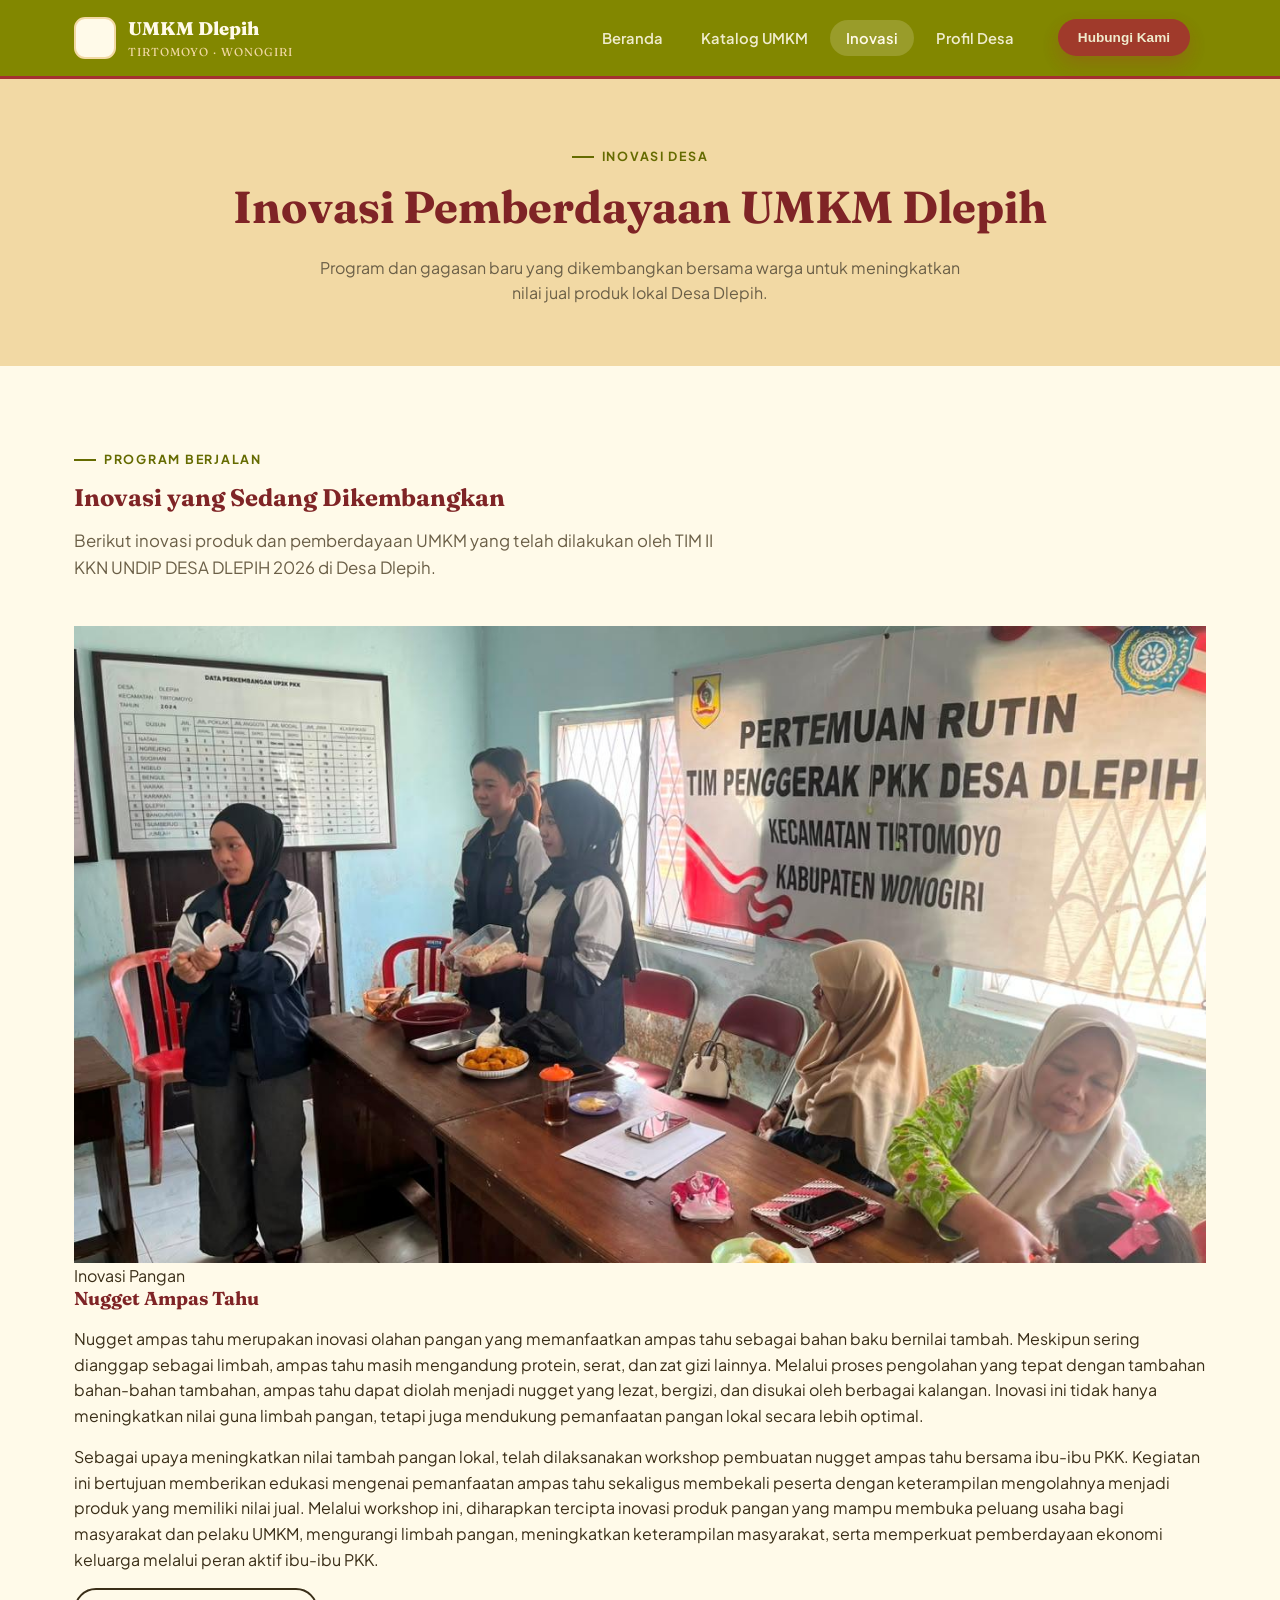
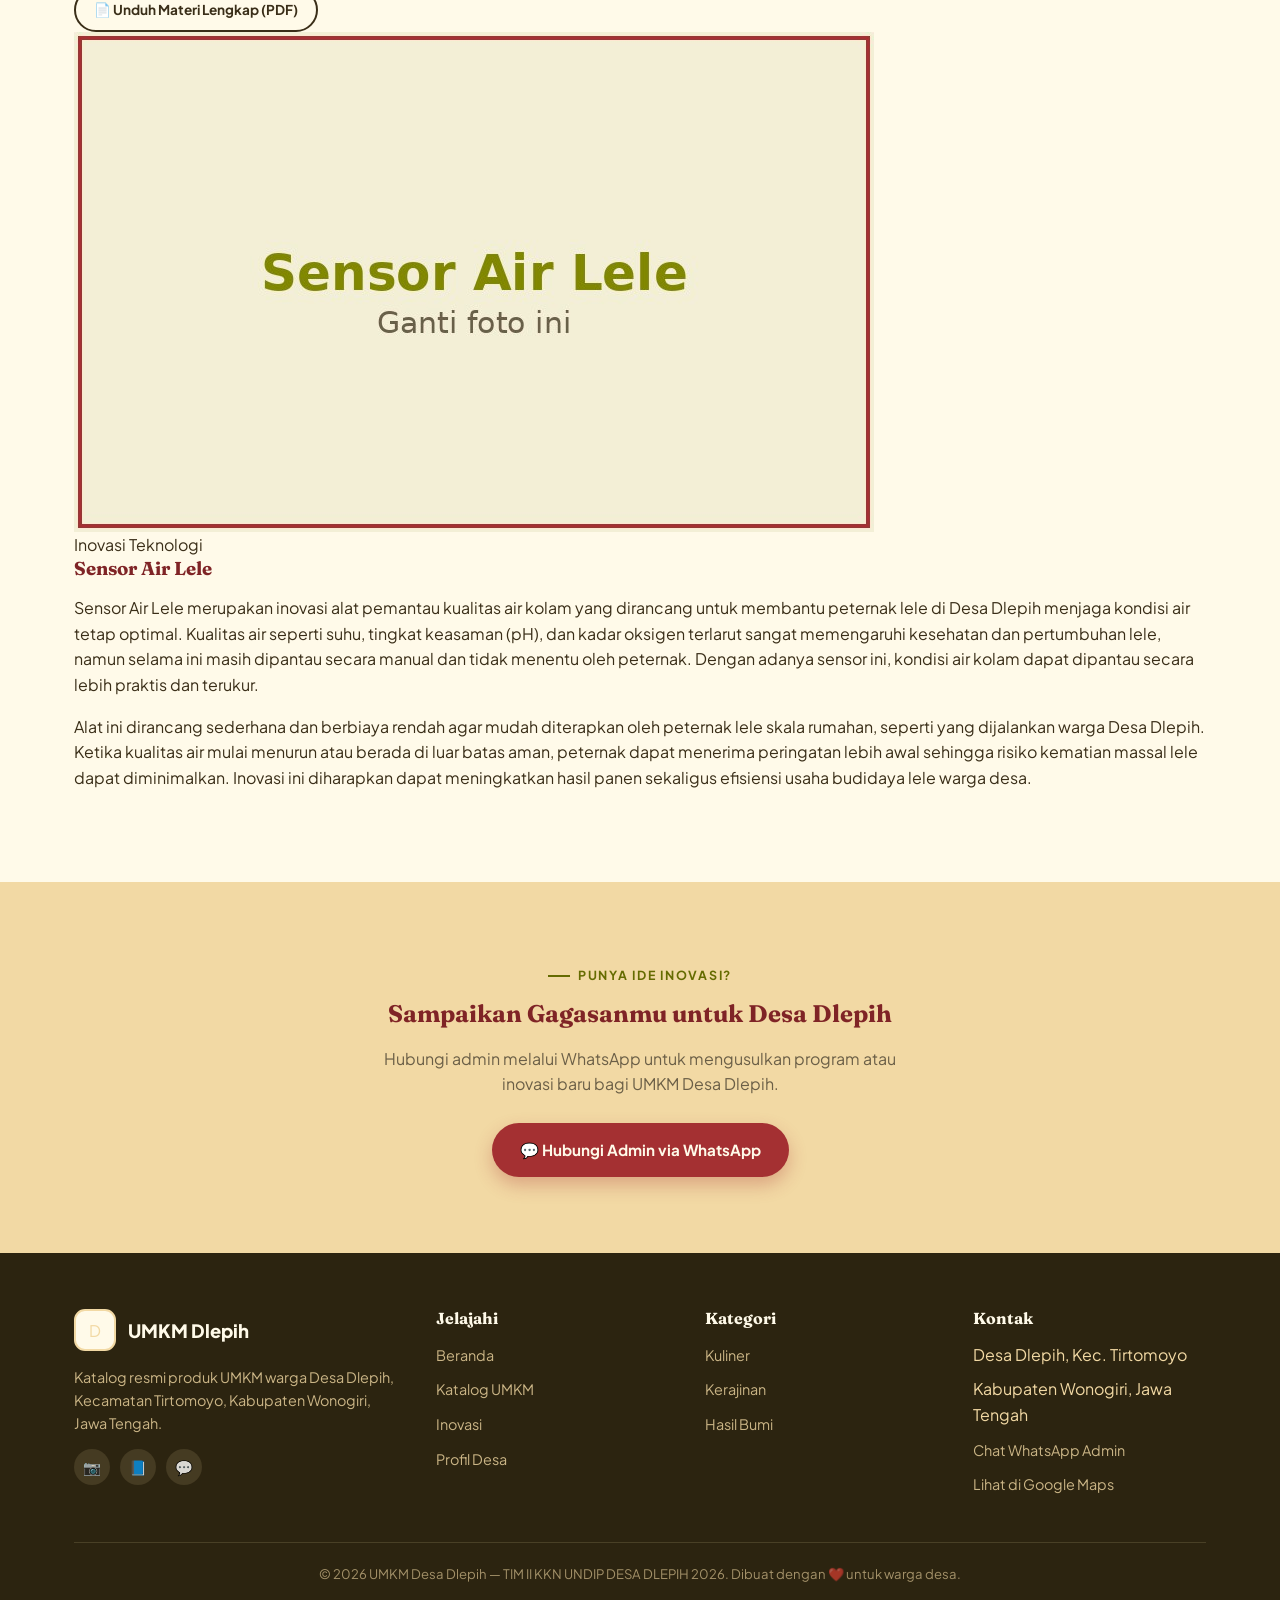
<file: umkm-dlepih-v3/inovasi.html>
<!DOCTYPE html>
<html lang="id">
<head>
<meta charset="UTF-8">
<meta name="viewport" content="width=device-width, initial-scale=1.0">
<title>Inovasi — UMKM Desa Dlepih</title>
<meta name="description" content="Inovasi produk dan program pemberdayaan UMKM Desa Dlepih, Kecamatan Tirtomoyo, Kabupaten Wonogiri.">
<link rel="stylesheet" href="css/style.css">
</head>
<body>

<!-- ===== HEADER ===== -->
<header class="site-header">
  <nav class="nav">
    <a href="index.html" class="brand">
      <span class="brand-mark">D</span>
      <span class="brand-text"><b>UMKM Dlepih</b><span>Tirtomoyo · Wonogiri</span></span>
    </a>
    <button class="nav-toggle" aria-label="Buka menu">&#9776;</button>
    <ul class="nav-links">
      <li><a href="index.html">Beranda</a></li>
      <li><a href="katalog.html">Katalog UMKM</a></li>
      <li><a href="inovasi.html">Inovasi</a></li>
      <li><a href="profil.html">Profil Desa</a></li>
      <li><a data-wa-admin href="#" target="_blank" rel="noopener"><button class="btn btn-primary btn-sm" style="margin-left:6px;">Hubungi Kami</button></a></li>
    </ul>
  </nav>
</header>

<!-- ===== HERO INOVASI ===== -->
<section class="profile-hero">
  <div class="container">
    <span class="eyebrow" style="justify-content:center;">Inovasi Desa</span>
    <h1>Inovasi Pemberdayaan UMKM Dlepih</h1>
    <p>Program dan gagasan baru yang dikembangkan bersama warga untuk meningkatkan nilai jual produk lokal Desa Dlepih.</p>
  </div>
</section>

<!-- ===== GRID INOVASI ===== -->
<section class="section">
  <div class="container">
    <div class="section-head reveal">
      <span class="eyebrow">Program Berjalan</span>
      <h2>Inovasi yang Sedang Dikembangkan</h2>
      <p>Berikut inovasi produk dan pemberdayaan UMKM yang telah dilakukan oleh TIM II KKN UNDIP DESA DLEPIH 2026 di Desa Dlepih.</p>
    </div>

    <div class="inovasi-grid">

      <!-- ===== INOVASI 1: NUGGET AMPAS TAHU (dari materi PDF) ===== -->
      <article class="inovasi-card reveal">
        <div class="inovasi-card-media">
          <img src="images/inovasi/nugget-ampas-tahu.jpg" alt="Workshop pembuatan nugget ampas tahu bersama ibu-ibu PKK Desa Dlepih">
          <span class="inovasi-badge">Inovasi Pangan</span>
        </div>
        <div class="inovasi-card-body">
          <h3>Nugget Ampas Tahu</h3>
          <p>
            Nugget ampas tahu merupakan inovasi olahan pangan yang memanfaatkan ampas tahu sebagai
            bahan baku bernilai tambah. Meskipun sering dianggap sebagai limbah, ampas tahu masih
            mengandung protein, serat, dan zat gizi lainnya. Melalui proses pengolahan yang tepat
            dengan tambahan bahan-bahan tambahan, ampas tahu dapat diolah menjadi nugget yang
            lezat, bergizi, dan disukai oleh berbagai kalangan. Inovasi ini tidak hanya meningkatkan
            nilai guna limbah pangan, tetapi juga mendukung pemanfaatan pangan lokal secara lebih
            optimal.
          </p>
          <p>
            Sebagai upaya meningkatkan nilai tambah pangan lokal, telah dilaksanakan workshop
            pembuatan nugget ampas tahu bersama ibu-ibu PKK. Kegiatan ini bertujuan memberikan
            edukasi mengenai pemanfaatan ampas tahu sekaligus membekali peserta dengan
            keterampilan mengolahnya menjadi produk yang memiliki nilai jual. Melalui workshop ini,
            diharapkan tercipta inovasi produk pangan yang mampu membuka peluang usaha bagi
            masyarakat dan pelaku UMKM, mengurangi limbah pangan, meningkatkan keterampilan
            masyarakat, serta memperkuat pemberdayaan ekonomi keluarga melalui peran aktif
            ibu-ibu PKK.
          </p>
          <div class="inovasi-card-actions">
            <a class="btn btn-outline btn-sm" href="images/inovasi/INOVASI_AMPAS_TAHU.pdf" target="_blank" rel="noopener">📄 Unduh Materi Lengkap (PDF)</a>
          </div>
        </div>
      </article>

      <!-- ===== INOVASI 2: SENSOR AIR LELE ===== -->
      <article class="inovasi-card reveal">
        <div class="inovasi-card-media">
          <img src="images/inovasi/sensor-air-lele.jpg" alt="Sensor kualitas air untuk kolam budidaya lele di Desa Dlepih">
          <span class="inovasi-badge">Inovasi Teknologi</span>
        </div>
        <div class="inovasi-card-body">
          <h3>Sensor Air Lele</h3>
          <p>
            Sensor Air Lele merupakan inovasi alat pemantau kualitas air kolam yang dirancang
            untuk membantu peternak lele di Desa Dlepih menjaga kondisi air tetap optimal.
            Kualitas air seperti suhu, tingkat keasaman (pH), dan kadar oksigen terlarut sangat
            memengaruhi kesehatan dan pertumbuhan lele, namun selama ini masih dipantau secara
            manual dan tidak menentu oleh peternak. Dengan adanya sensor ini, kondisi air kolam
            dapat dipantau secara lebih praktis dan terukur.
          </p>
          <p>
            Alat ini dirancang sederhana dan berbiaya rendah agar mudah diterapkan oleh
            peternak lele skala rumahan, seperti yang dijalankan warga Desa Dlepih. Ketika
            kualitas air mulai menurun atau berada di luar batas aman, peternak dapat menerima
            peringatan lebih awal sehingga risiko kematian massal lele dapat diminimalkan.
            Inovasi ini diharapkan dapat meningkatkan hasil panen sekaligus efisiensi usaha
            budidaya lele warga desa.
          </p>
        </div>
      </article>

    </div>
  </div>
</section>

<!-- ===== CTA KONTAK ===== -->
<section class="section section--peach" id="kontak">
  <div class="container" style="text-align:center;">
    <span class="eyebrow" style="justify-content:center;">Punya Ide Inovasi?</span>
    <h2 style="max-width:560px;margin:0 auto 18px;">Sampaikan Gagasanmu untuk Desa Dlepih</h2>
    <p style="max-width:520px;margin:0 auto 26px;color:var(--ink-soft);">Hubungi admin melalui WhatsApp untuk mengusulkan program atau inovasi baru bagi UMKM Desa Dlepih.</p>
    <a class="btn btn-primary" target="_blank" rel="noopener" data-wa-admin href="#">💬 Hubungi Admin via WhatsApp</a>
  </div>
</section>

<!-- ===== FOOTER ===== -->
<footer class="site-footer">
  <div class="container">
    <div class="footer-grid">
      <div>
        <div class="footer-brand">
          <span class="brand-mark">D</span>
          <span class="brand-text"><b style="color:var(--ivory)">UMKM Dlepih</b></span>
        </div>
        <p>Katalog resmi produk UMKM warga Desa Dlepih, Kecamatan Tirtomoyo, Kabupaten Wonogiri, Jawa Tengah.</p>
        <div class="footer-social">
          <a href="#" aria-label="Instagram">📷</a>
          <a href="#" aria-label="Facebook">📘</a>
          <a data-wa-admin href="#" aria-label="WhatsApp">💬</a>
        </div>
      </div>
      <div>
        <h4>Jelajahi</h4>
        <ul>
          <li><a href="index.html">Beranda</a></li>
          <li><a href="katalog.html">Katalog UMKM</a></li>
          <li><a href="inovasi.html">Inovasi</a></li>
          <li><a href="profil.html">Profil Desa</a></li>
        </ul>
      </div>
      <div>
        <h4>Kategori</h4>
        <ul>
          <li><a href="katalog.html?kategori=Kuliner">Kuliner</a></li>
          <li><a href="katalog.html?kategori=Kerajinan">Kerajinan</a></li>
          <li><a href="katalog.html?kategori=Hasil Bumi">Hasil Bumi</a></li>
        </ul>
      </div>
      <div>
        <h4>Kontak</h4>
        <ul>
          <li>Desa Dlepih, Kec. Tirtomoyo</li>
          <li>Kabupaten Wonogiri, Jawa Tengah</li>
          <li><a data-wa-admin href="#">Chat WhatsApp Admin</a></li>
          <li><a data-maps-desa href="#" target="_blank" rel="noopener">Lihat di Google Maps</a></li>
        </ul>
      </div>
    </div>
    <div class="footer-bottom">
      © <span id="tahun-footer"></span> UMKM Desa Dlepih — TIM II KKN UNDIP DESA DLEPIH 2026. Dibuat dengan ❤️ untuk warga desa.
    </div>
  </div>
</footer>

<script src="js/data.js"></script>
<script src="js/main.js"></script>
</body>
</html>
</file>
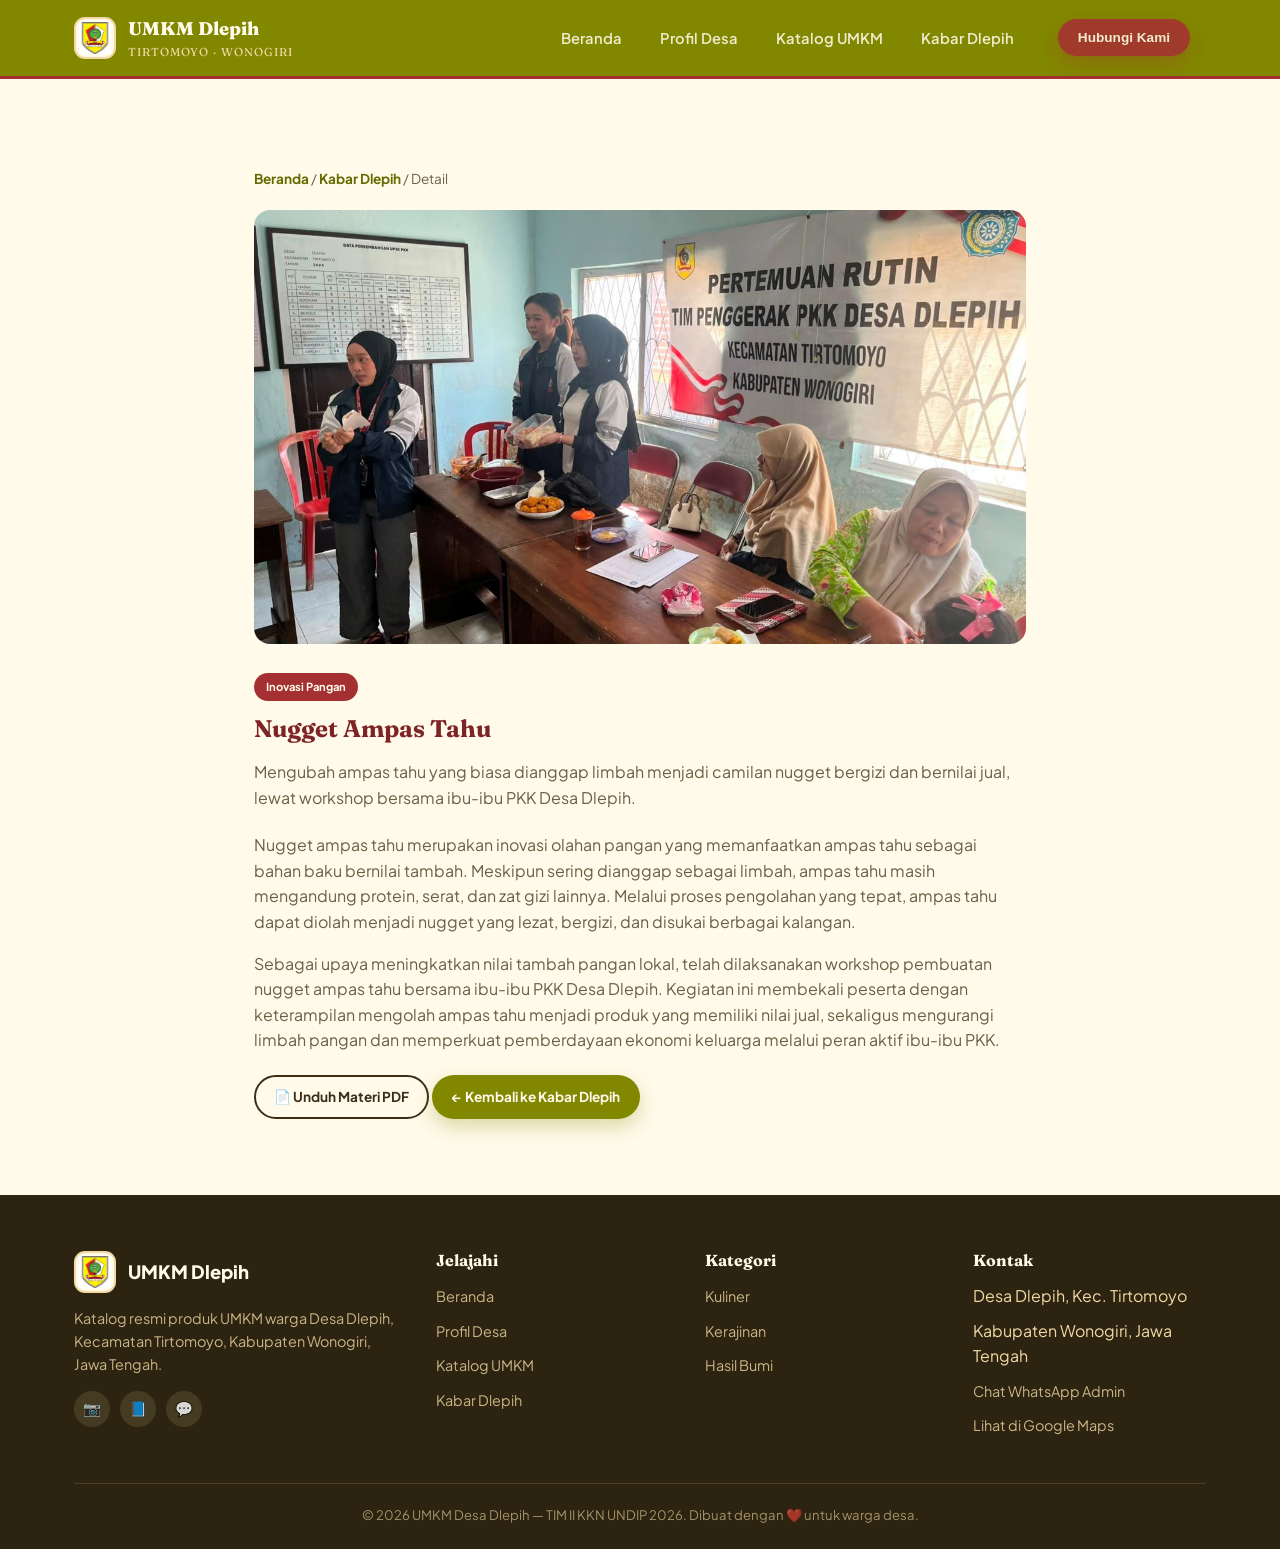
<file: umkm-dlepih-v3/kabar-detail.html>
<!DOCTYPE html>
<html lang="id">
<head>
<meta charset="UTF-8">
<meta name="viewport" content="width=device-width, initial-scale=1.0">
<title>Detail Kabar — Desa Dlepih</title>
<link rel="stylesheet" href="css/style.css">
<style>
  .kabar-detail-hero-img{ width:100%; border-radius:16px; aspect-ratio:16/9; object-fit:cover; margin-bottom:28px; }
  .kabar-detail-body p{ margin-bottom:14px; color:var(--ink-soft,#5c5c52); }
  .kabar-detail-body ul, .kabar-detail-body ol{ margin:0 0 16px 20px; color:var(--ink-soft,#5c5c52); }
  .kabar-detail-body li{ margin-bottom:6px; }
</style>
</head>
<body>

<!-- ===== HEADER ===== -->
<header class="site-header">
  <nav class="nav">
    <a href="index.html" class="brand">
      <span class="brand-mark"><img src="images/logo-wonogiri.jpg" alt="Logo Kabupaten Wonogiri"></span>
      <span class="brand-text"><b>UMKM Dlepih</b><span>Tirtomoyo · Wonogiri</span></span>
    </a>
    <button class="nav-toggle" aria-label="Buka menu">&#9776;</button>
    <ul class="nav-links">
            <li><a href="index.html">Beranda</a></li>
      <li><a href="profil.html">Profil Desa</a></li>
      <li><a href="katalog.html">Katalog UMKM</a></li>
      <li><a href="kabar-dlepih.html">Kabar Dlepih</a></li>
      <li><a data-wa-admin href="#" target="_blank" rel="noopener"><button class="btn btn-primary btn-sm" style="margin-left:6px;">Hubungi Kami</button></a></li>
    </ul>
  </nav>
</header>

<section class="section">
  <div class="container" style="max-width:820px;">
    <p class="breadcrumb"><a href="index.html">Beranda</a> / <a href="kabar-dlepih.html">Kabar Dlepih</a> / Detail</p>

    <img id="kabar-detail-gambar" class="kabar-detail-hero-img" src="" alt="">

    <div class="reveal" id="kabar-detail-content">
      <!-- diisi otomatis oleh js/main.js dari KABAR_DATA (js/data.js) -->
    </div>
  </div>
</section>

<!-- ===== FOOTER ===== -->
<footer class="site-footer">
  <div class="container">
    <div class="footer-grid">
      <div>
        <div class="footer-brand">
          <span class="brand-mark"><img src="images/logo-wonogiri.jpg" alt="Logo Kabupaten Wonogiri"></span>
          <span class="brand-text"><b style="color:var(--ivory)">UMKM Dlepih</b></span>
        </div>
        <p>Katalog resmi produk UMKM warga Desa Dlepih, Kecamatan Tirtomoyo, Kabupaten Wonogiri, Jawa Tengah.</p>
        <div class="footer-social">
          <a href="#" aria-label="Instagram">📷</a>
          <a href="#" aria-label="Facebook">📘</a>
          <a data-wa-admin href="#" aria-label="WhatsApp">💬</a>
        </div>
      </div>
      <div>
        <h4>Jelajahi</h4>
        <ul>
                <li><a href="index.html">Beranda</a></li>
      <li><a href="profil.html">Profil Desa</a></li>
      <li><a href="katalog.html">Katalog UMKM</a></li>
      <li><a href="kabar-dlepih.html">Kabar Dlepih</a></li>
        </ul>
      </div>
      <div>
        <h4>Kategori</h4>
        <ul>
          <li><a href="katalog.html?kategori=Kuliner">Kuliner</a></li>
          <li><a href="katalog.html?kategori=Kerajinan">Kerajinan</a></li>
          <li><a href="katalog.html?kategori=Hasil Bumi">Hasil Bumi</a></li>
        </ul>
      </div>
      <div>
        <h4>Kontak</h4>
        <ul>
          <li>Desa Dlepih, Kec. Tirtomoyo</li>
          <li>Kabupaten Wonogiri, Jawa Tengah</li>
          <li><a data-wa-admin href="#">Chat WhatsApp Admin</a></li>
          <li><a data-maps-desa href="#" target="_blank" rel="noopener">Lihat di Google Maps</a></li>
        </ul>
      </div>
    </div>
    <div class="footer-bottom">
      © <span id="tahun-footer"></span> UMKM Desa Dlepih — TIM II KKN UNDIP 2026. Dibuat dengan ❤️ untuk warga desa.
    </div>
  </div>
</footer>

<script src="js/data.js"></script>
<script src="js/main.js"></script>
</body>
</html>
</file>
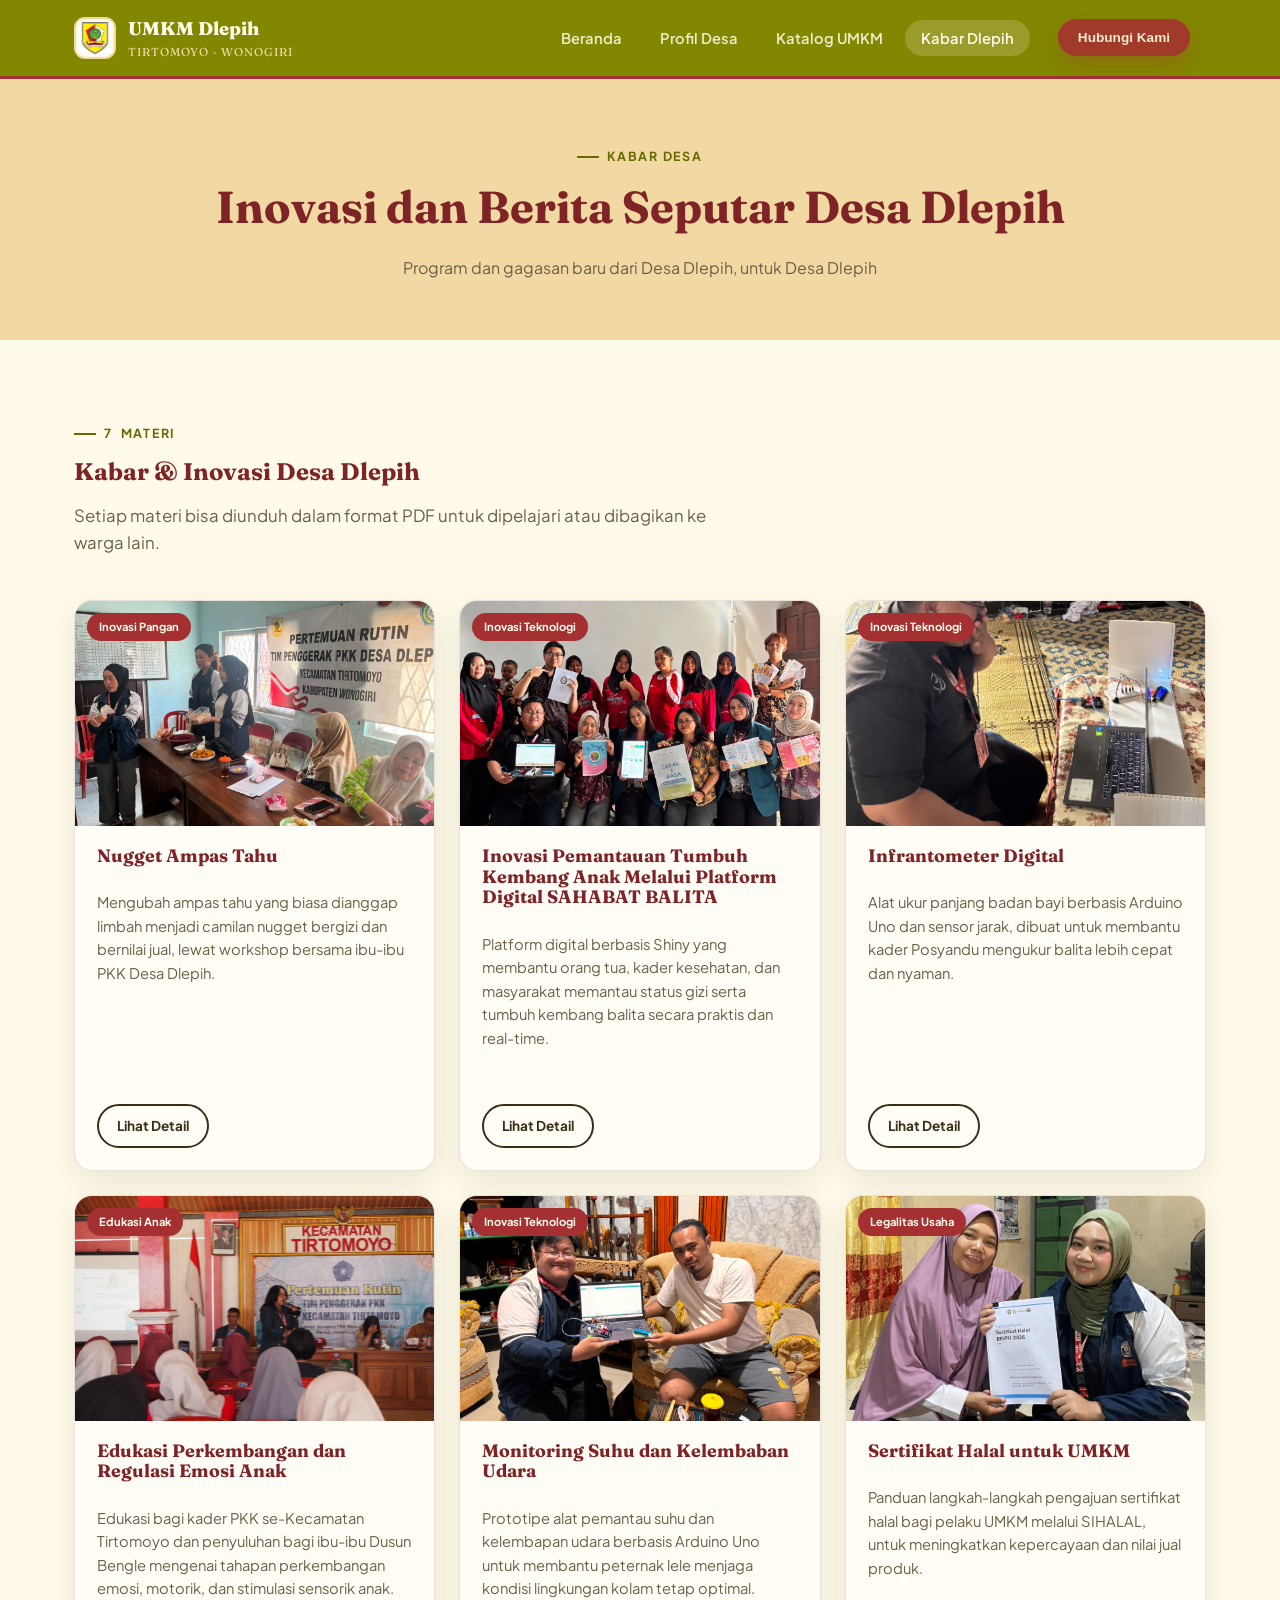
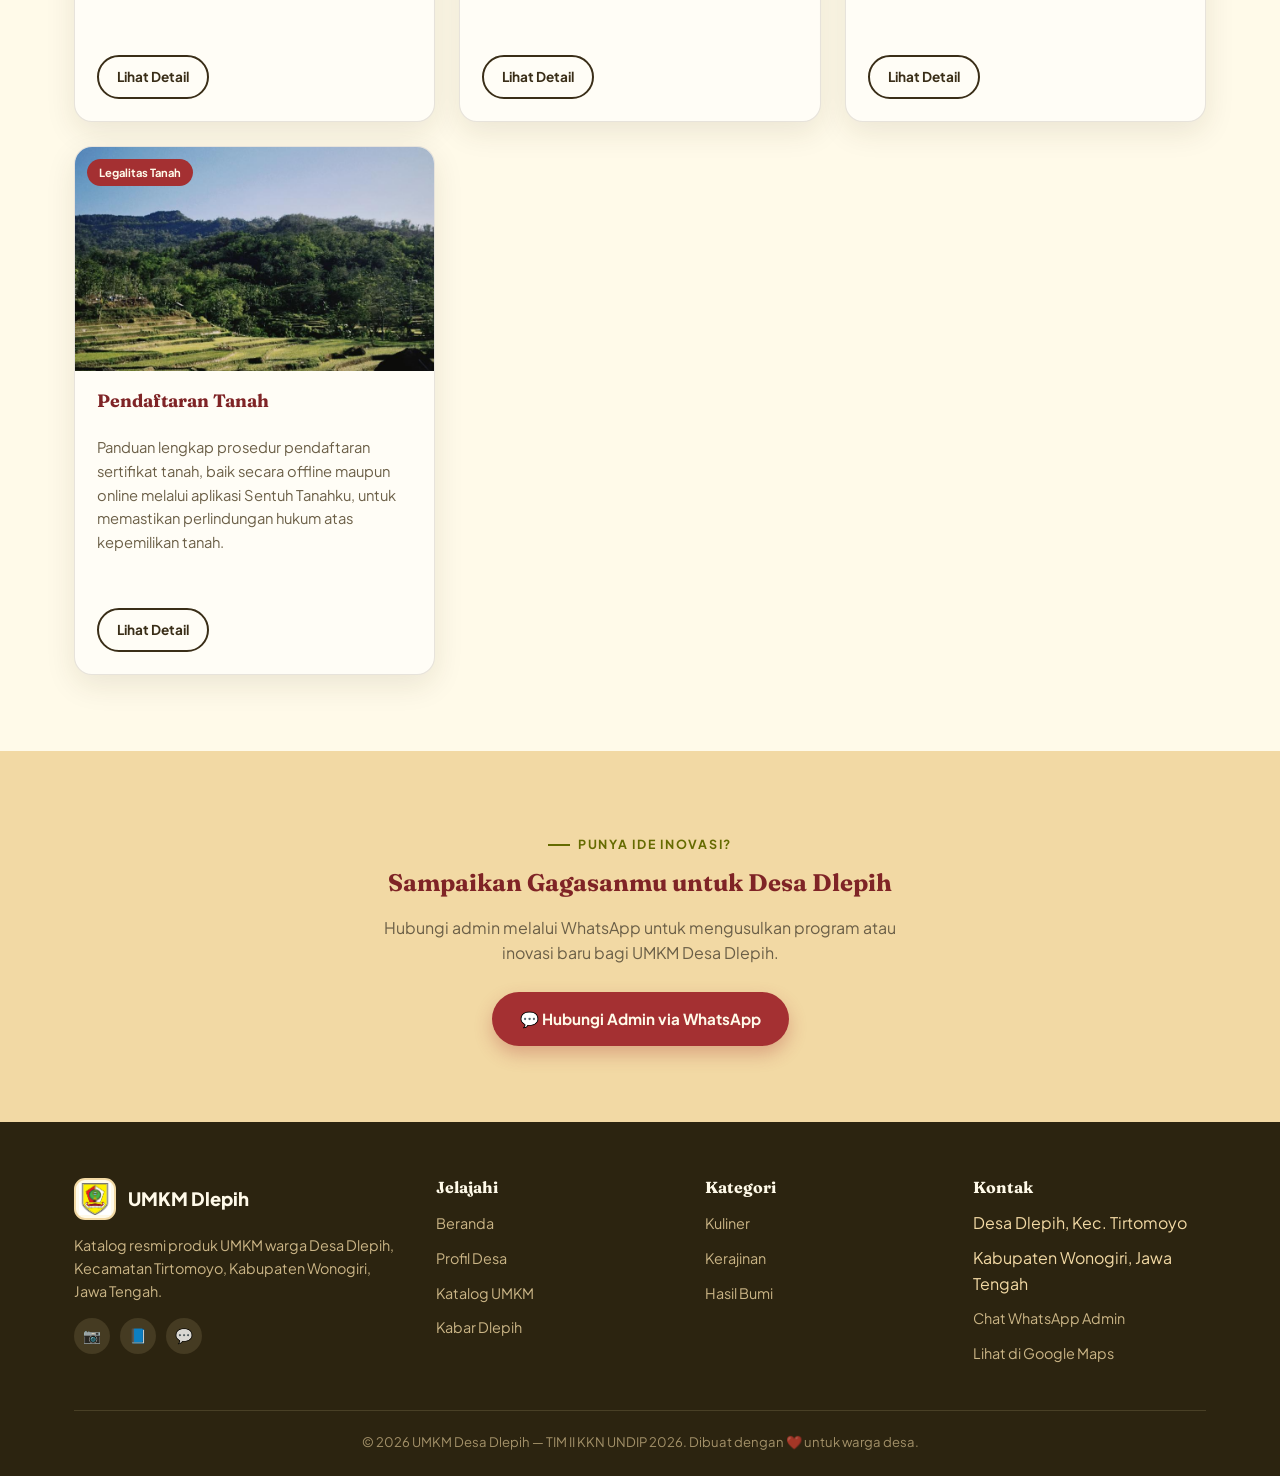
<file: umkm-dlepih-v3/kabar-dlepih.html>
<!DOCTYPE html>
<html lang="id">
<head>
<meta charset="UTF-8">
<meta name="viewport" content="width=device-width, initial-scale=1.0">
<title>Kabar Dlepih — UMKM Desa Dlepih</title>
<meta name="description" content="Kabar, inovasi, dan materi program pemberdayaan UMKM Desa Dlepih, Kecamatan Tirtomoyo, Kabupaten Wonogiri.">
<link rel="stylesheet" href="css/style.css">
<style>
  /* ===== Detail toggle untuk paragraf penjelasan Kabar Dlepih ===== */
  .kabar-lead{margin-bottom:0;}
  .kabar-detail{margin:14px 0 4px;border-top:1px solid rgba(0,0,0,.08);padding-top:12px;}
  .kabar-detail summary{
    cursor:pointer;list-style:none;display:flex;align-items:center;gap:8px;
    font-weight:700;color:#A43032;font-size:.95rem;user-select:none;
  }
  .kabar-detail summary::-webkit-details-marker{display:none;}
  .kabar-detail summary::before{content:'📖';font-size:1rem;}
  .kabar-detail summary::after{content:'▾';margin-left:auto;font-size:.8rem;transition:transform .2s ease;}
  .kabar-detail[open] summary::after{transform:rotate(180deg);}
  .kabar-detail-body{padding-top:12px;}
  .kabar-detail-body p{margin-bottom:12px;color:var(--ink-soft,#5c5c52);}
  .kabar-detail-body ul,
  .kabar-detail-body ol{margin:0 0 14px 20px;color:var(--ink-soft,#5c5c52);}
  .kabar-detail-body li{margin-bottom:6px;}
  .kabar-card-actions{display:flex;flex-wrap:wrap;gap:10px;margin-top:14px;}
  .kabar-link-app{
    display:inline-flex;align-items:center;gap:6px;
    background:#828700;color:#FFFAE9;border:none;
  }
  .kabar-link-app:hover{filter:brightness(1.08);}
</style>
</head>
<body>

<!-- ===== HEADER ===== -->
<header class="site-header">
  <nav class="nav">
    <a href="index.html" class="brand">
      <span class="brand-mark"><img src="images/logo-wonogiri.jpg" alt="Logo Kabupaten Wonogiri"></span>
      <span class="brand-text"><b>UMKM Dlepih</b><span>Tirtomoyo · Wonogiri</span></span>
    </a>
    <button class="nav-toggle" aria-label="Buka menu">&#9776;</button>
    <ul class="nav-links">
            <li><a href="index.html">Beranda</a></li>
      <li><a href="profil.html">Profil Desa</a></li>
      <li><a href="katalog.html">Katalog UMKM</a></li>
      <li><a href="kabar-dlepih.html">Kabar Dlepih</a></li>
      <li><a data-wa-admin href="#" target="_blank" rel="noopener"><button class="btn btn-primary btn-sm" style="margin-left:6px;">Hubungi Kami</button></a></li>
    </ul>
  </nav>
</header>

<!-- ===== HERO KABAR DLEPIH ===== -->
<section class="profile-hero">
  <div class="container">
    <span class="eyebrow" style="justify-content:center;">Kabar Desa</span>
    <h1>Inovasi dan Berita Seputar Desa Dlepih</h1>
    <p>Program dan gagasan baru dari Desa Dlepih, untuk Desa Dlepih</p>
  </div>
</section>

<!-- ===== GRID KABAR DLEPIH ===== -->
<section class="section">
  <div class="container">
    <div class="section-head reveal">
      <span class="eyebrow"><span data-total-kabar></span> Materi</span>
      <h2>Kabar &amp; Inovasi Desa Dlepih</h2>
      <p>Setiap materi bisa diunduh dalam format PDF untuk dipelajari atau dibagikan ke warga lain.</p>
    </div>

    <div class="kabar-grid" id="kabar-grid">
      <!-- diisi otomatis oleh js/main.js dari KABAR_DATA (js/data.js) -->
    </div>
  </div>
</section>

<!-- ===== CTA KONTAK ===== -->
<section class="section section--peach" id="kontak">
  <div class="container" style="text-align:center;">
    <span class="eyebrow" style="justify-content:center;">Punya Ide Inovasi?</span>
    <h2 style="max-width:560px;margin:0 auto 18px;">Sampaikan Gagasanmu untuk Desa Dlepih</h2>
    <p style="max-width:520px;margin:0 auto 26px;color:var(--ink-soft);">Hubungi admin melalui WhatsApp untuk mengusulkan program atau inovasi baru bagi UMKM Desa Dlepih.</p>
    <a class="btn btn-primary" target="_blank" rel="noopener" data-wa-admin href="#">💬 Hubungi Admin via WhatsApp</a>
  </div>
</section>

<!-- ===== FOOTER ===== -->
<footer class="site-footer">
  <div class="container">
    <div class="footer-grid">
      <div>
        <div class="footer-brand">
          <span class="brand-mark"><img src="images/logo-wonogiri.jpg" alt="Logo Kabupaten Wonogiri"></span>
          <span class="brand-text"><b style="color:var(--ivory)">UMKM Dlepih</b></span>
        </div>
        <p>Katalog resmi produk UMKM warga Desa Dlepih, Kecamatan Tirtomoyo, Kabupaten Wonogiri, Jawa Tengah.</p>
        <div class="footer-social">
          <a href="#" aria-label="Instagram">📷</a>
          <a href="#" aria-label="Facebook">📘</a>
          <a data-wa-admin href="#" aria-label="WhatsApp">💬</a>
        </div>
      </div>
      <div>
        <h4>Jelajahi</h4>
        <ul>
                <li><a href="index.html">Beranda</a></li>
      <li><a href="profil.html">Profil Desa</a></li>
      <li><a href="katalog.html">Katalog UMKM</a></li>
      <li><a href="kabar-dlepih.html">Kabar Dlepih</a></li>
        </ul>
      </div>
      <div>
        <h4>Kategori</h4>
        <ul>
          <li><a href="katalog.html?kategori=Kuliner">Kuliner</a></li>
          <li><a href="katalog.html?kategori=Kerajinan">Kerajinan</a></li>
          <li><a href="katalog.html?kategori=Hasil Bumi">Hasil Bumi</a></li>
        </ul>
      </div>
      <div>
        <h4>Kontak</h4>
        <ul>
          <li>Desa Dlepih, Kec. Tirtomoyo</li>
          <li>Kabupaten Wonogiri, Jawa Tengah</li>
          <li><a data-wa-admin href="#">Chat WhatsApp Admin</a></li>
          <li><a data-maps-desa href="#" target="_blank" rel="noopener">Lihat di Google Maps</a></li>
        </ul>
      </div>
    </div>
    <div class="footer-bottom">
      © <span id="tahun-footer"></span> UMKM Desa Dlepih — TIM II KKN UNDIP 2026. Dibuat dengan ❤️ untuk warga desa.
    </div>
  </div>
</footer>

<script src="js/data.js"></script>
<script src="js/main.js"></script>
</body>
</html>
</file>
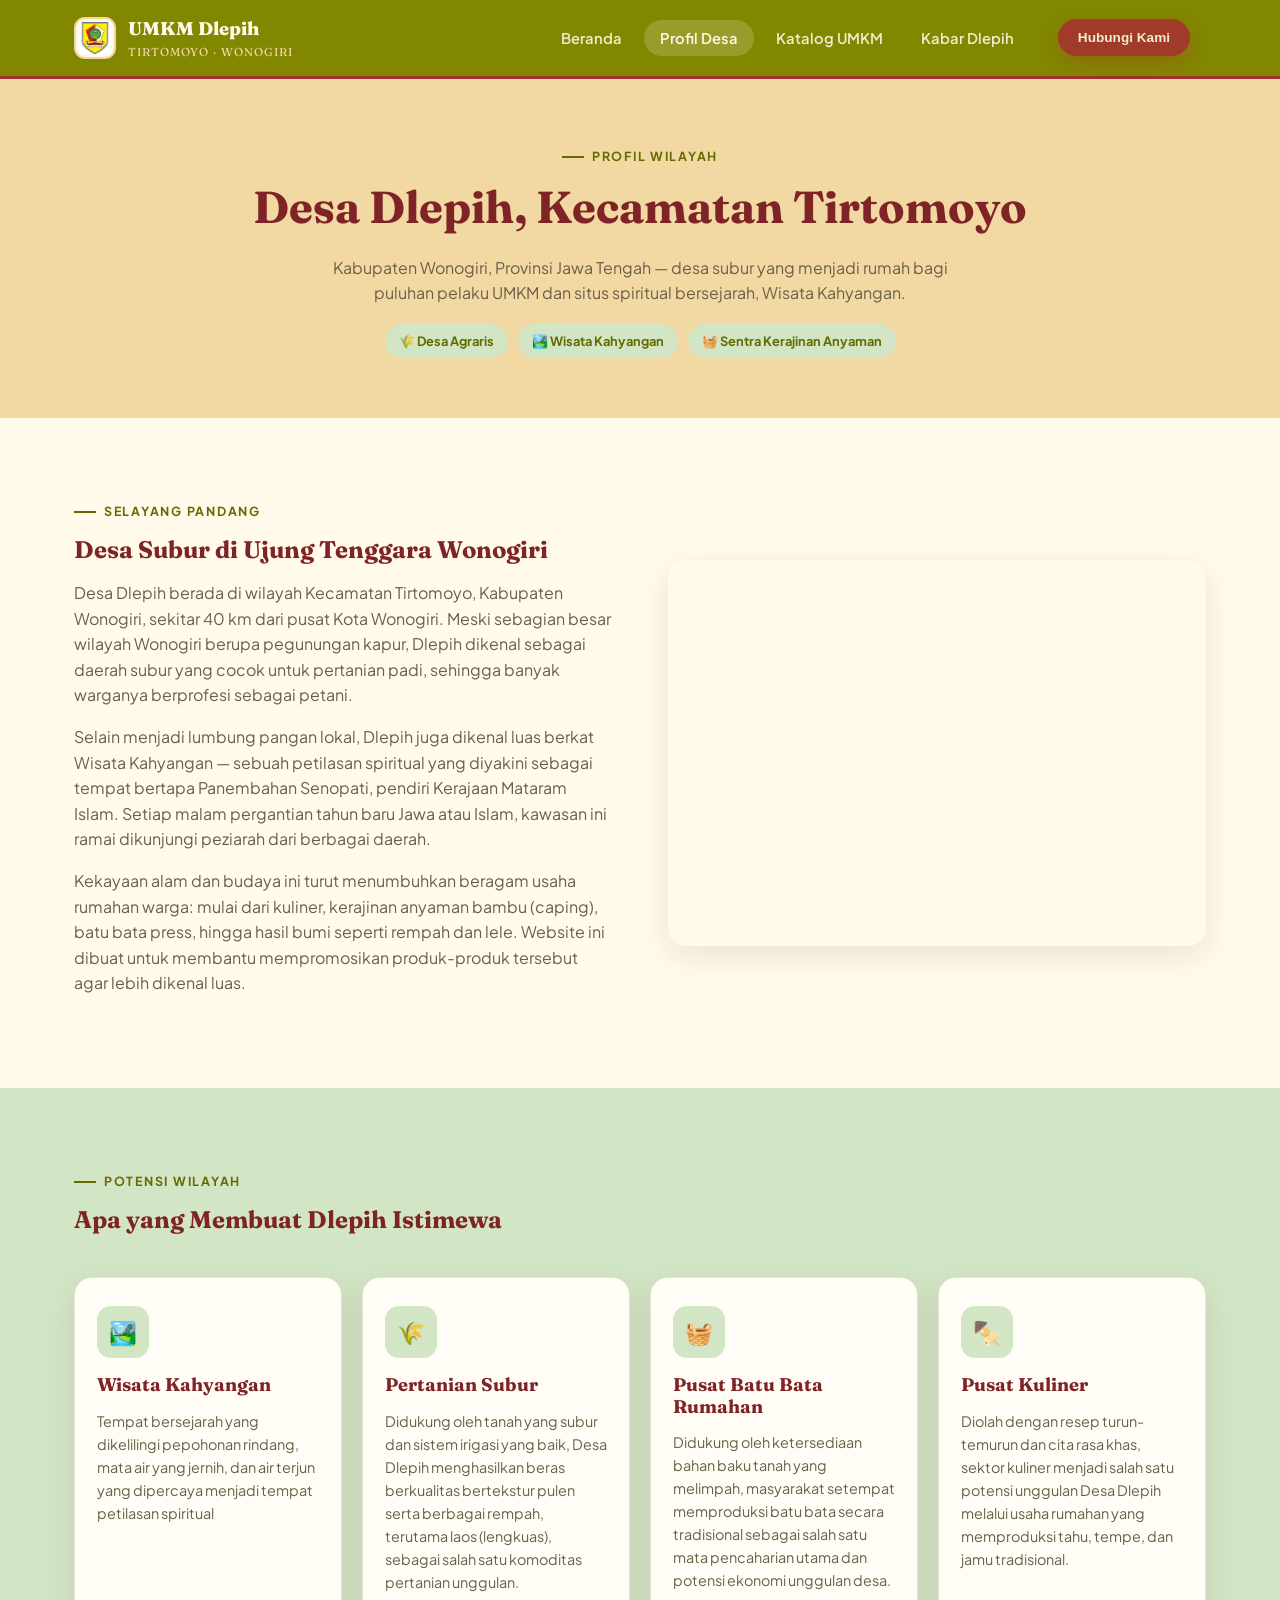
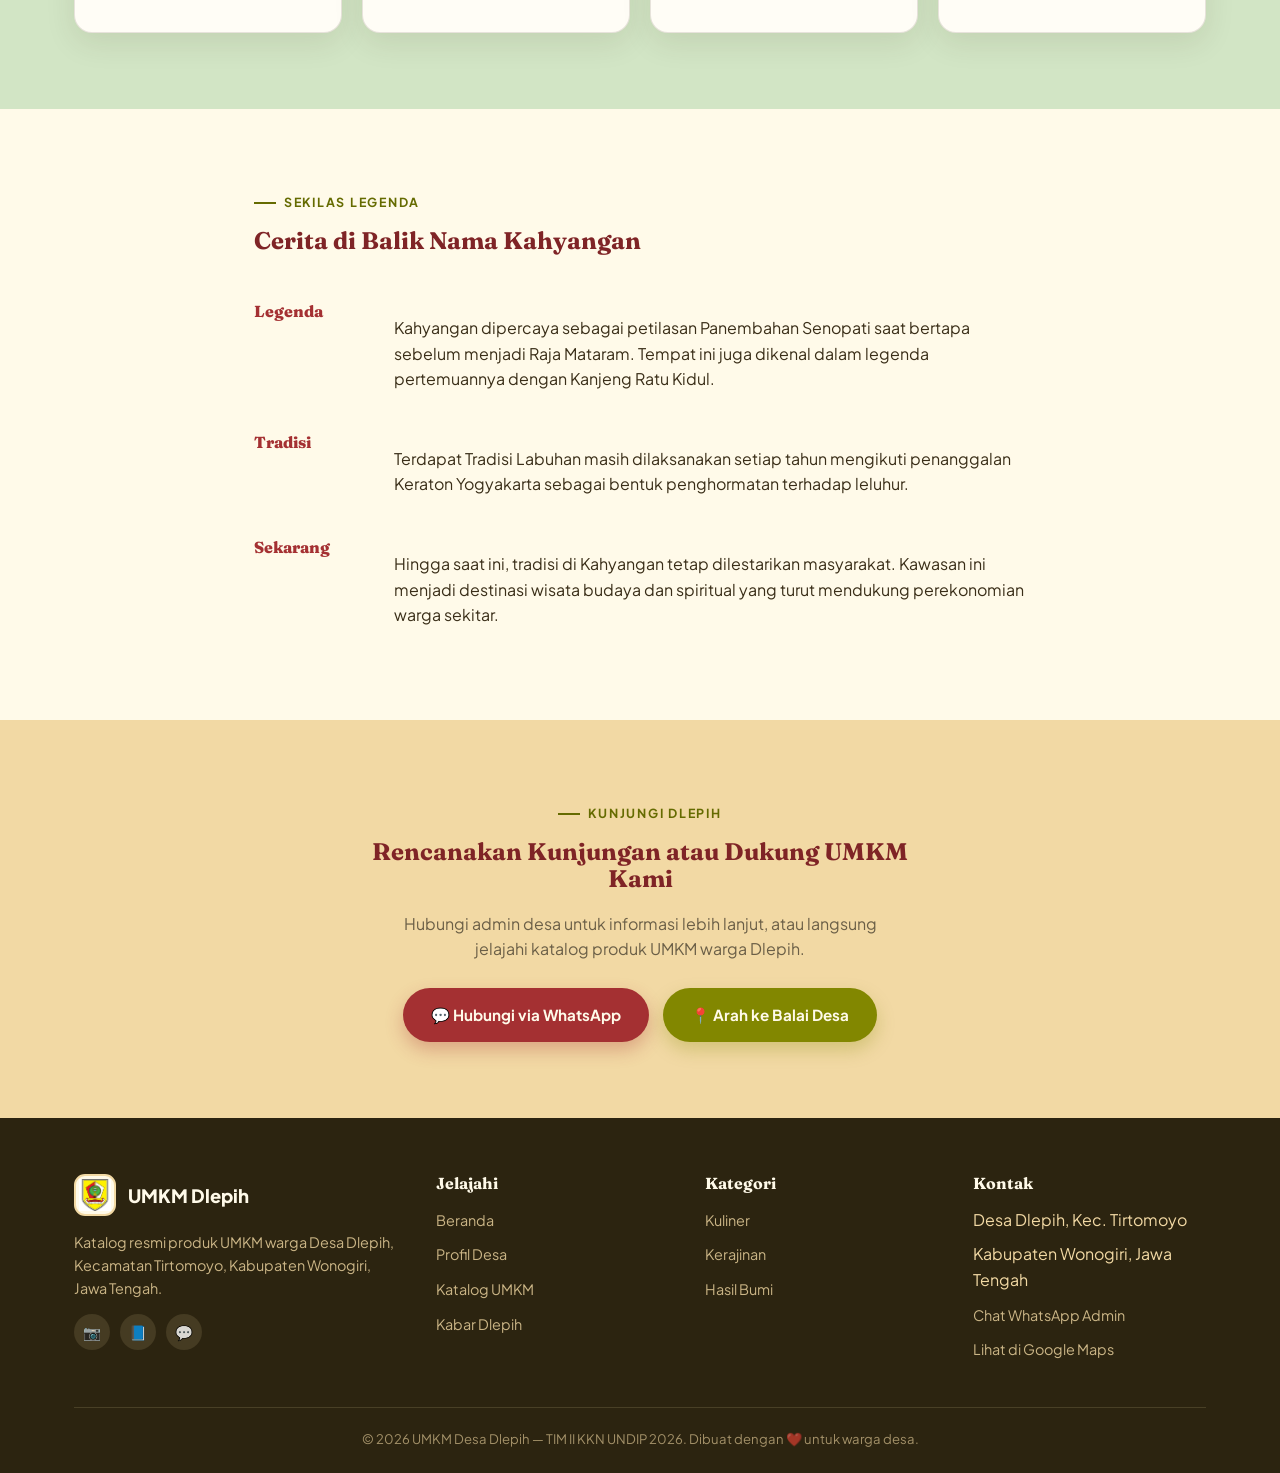
<file: umkm-dlepih-v3/profil.html>
<!DOCTYPE html>
<html lang="id">
<head>
<meta charset="UTF-8">
<meta name="viewport" content="width=device-width, initial-scale=1.0">
<title>Profil Desa Dlepih — Tirtomoyo, Wonogiri</title>
<link rel="stylesheet" href="css/style.css">
</head>
<body>

<!-- ===== HEADER ===== -->
<header class="site-header">
  <nav class="nav">
    <a href="index.html" class="brand">
      <span class="brand-mark"><img src="images/logo-wonogiri.jpg" alt="Logo Kabupaten Wonogiri"></span>
      <span class="brand-text"><b>UMKM Dlepih</b><span>Tirtomoyo · Wonogiri</span></span>
    </a>
    <button class="nav-toggle" aria-label="Buka menu">&#9776;</button>
    <ul class="nav-links">
            <li><a href="index.html">Beranda</a></li>
      <li><a href="profil.html">Profil Desa</a></li>
      <li><a href="katalog.html">Katalog UMKM</a></li>
      <li><a href="kabar-dlepih.html">Kabar Dlepih</a></li>
      <li><a data-wa-admin href="#" target="_blank" rel="noopener"><button class="btn btn-primary btn-sm" style="margin-left:6px;">Hubungi Kami</button></a></li>
    </ul>
  </nav>
</header>

<section class="profile-hero">
  <div class="container">
    <span class="eyebrow" style="justify-content:center;">Profil Wilayah</span>
    <h1>Desa Dlepih, Kecamatan Tirtomoyo</h1>
    <p>Kabupaten Wonogiri, Provinsi Jawa Tengah — desa subur yang menjadi rumah bagi puluhan pelaku UMKM dan situs spiritual bersejarah, Wisata Kahyangan.</p>
    <div class="badge-row" style="justify-content:center;">
      <span class="badge">🌾 Desa Agraris</span>
      <span class="badge">🏞️ Wisata Kahyangan</span>
      <span class="badge">🧺 Sentra Kerajinan Anyaman</span>
    </div>
  </div>
</section>

<section class="section">
  <div class="container about-grid">
    <div class="about-text reveal">
      <span class="eyebrow">Selayang Pandang</span>
      <h2>Desa Subur di Ujung Tenggara Wonogiri</h2>
      <p>Desa Dlepih berada di wilayah Kecamatan Tirtomoyo, Kabupaten Wonogiri, sekitar 40 km dari pusat Kota Wonogiri. Meski sebagian besar wilayah Wonogiri berupa pegunungan kapur, Dlepih dikenal sebagai daerah subur yang cocok untuk pertanian padi, sehingga banyak warganya berprofesi sebagai petani.</p>
      <p>Selain menjadi lumbung pangan lokal, Dlepih juga dikenal luas berkat Wisata Kahyangan — sebuah petilasan spiritual yang diyakini sebagai tempat bertapa Panembahan Senopati, pendiri Kerajaan Mataram Islam. Setiap malam pergantian tahun baru Jawa atau Islam, kawasan ini ramai dikunjungi peziarah dari berbagai daerah.</p>
      <p>Kekayaan alam dan budaya ini turut menumbuhkan beragam usaha rumahan warga: mulai dari kuliner, kerajinan anyaman bambu (caping), batu bata press, hingga hasil bumi seperti rempah dan lele. Website ini dibuat untuk membantu mempromosikan produk-produk tersebut agar lebih dikenal luas.</p>
    </div>
    <div class="gallery-map reveal">
      <iframe
        src="https://www.google.com/maps?q=Dlepih,Tirtomoyo,Wonogiri&output=embed"
        width="100%" height="380" style="border:0;" allowfullscreen="" loading="lazy"
        referrerpolicy="no-referrer-when-downgrade" title="Peta Desa Dlepih"></iframe>
    </div>
  </div>
</section>

<section class="section section--tea">
  <div class="container">
    <div class="section-head reveal">
      <span class="eyebrow">Potensi Wilayah</span>
      <h2>Apa yang Membuat Dlepih Istimewa</h2>
    </div>
    <div class="cat-grid">
      <div class="cat-card reveal">
        <div class="cat-icon">🏞️</div>
        <h3>Wisata Kahyangan</h3>
        <p>Tempat bersejarah yang dikelilingi pepohonan rindang, mata air yang jernih, dan air terjun yang dipercaya menjadi tempat petilasan spiritual</p>
      </div>
      <div class="cat-card reveal">
        <div class="cat-icon">🌾</div>
        <h3>Pertanian Subur</h3>
        <p>Didukung oleh tanah yang subur dan sistem irigasi yang baik, Desa Dlepih menghasilkan beras berkualitas bertekstur pulen serta berbagai rempah, terutama laos (lengkuas), sebagai salah satu komoditas pertanian unggulan.</p>
      </div>
      <div class="cat-card reveal">
        <div class="cat-icon">🧺</div>
        <h3>Pusat Batu Bata Rumahan</h3>
        <p>Didukung oleh ketersediaan bahan baku tanah yang melimpah, masyarakat setempat memproduksi batu bata secara tradisional sebagai salah satu mata pencaharian utama dan potensi ekonomi unggulan desa.</p>
      </div>
      <div class="cat-card reveal">
        <div class="cat-icon">🍢</div>
        <h3>Pusat Kuliner</h3>
        <p>Diolah dengan resep turun-temurun dan cita rasa khas, sektor kuliner menjadi salah satu potensi unggulan Desa Dlepih melalui usaha rumahan yang memproduksi tahu, tempe, dan jamu tradisional.</p>
      </div>
    </div>
  </div>
</section>

<section class="section">
  <div class="container" style="max-width:820px;">
    <div class="section-head reveal">
      <span class="eyebrow">Sekilas Legenda</span>
      <h2>Cerita di Balik Nama Kahyangan</h2>
    </div>
    <div class="timeline reveal">
      <div class="timeline-item">
        <span class="tag">Legenda</span>
        <p>Kahyangan dipercaya sebagai petilasan Panembahan Senopati saat bertapa sebelum menjadi Raja Mataram. Tempat ini juga dikenal dalam legenda pertemuannya dengan Kanjeng Ratu Kidul.</p>
      </div>
      <div class="timeline-item">
        <span class="tag">Tradisi</span>
        <p>Terdapat Tradisi Labuhan masih dilaksanakan setiap tahun mengikuti penanggalan Keraton Yogyakarta sebagai bentuk penghormatan terhadap leluhur.</p>
      </div>
      <div class="timeline-item">
        <span class="tag">Sekarang</span>
        <p>Hingga saat ini, tradisi di Kahyangan tetap dilestarikan masyarakat. Kawasan ini menjadi destinasi wisata budaya dan spiritual yang turut mendukung perekonomian warga sekitar.</p>
      </div>
    </div>
  </div>
</section>

<section class="section section--peach" id="kontak">
  <div class="container" style="text-align:center;">
    <span class="eyebrow" style="justify-content:center;">Kunjungi Dlepih</span>
    <h2 style="max-width:560px;margin:0 auto 18px;">Rencanakan Kunjungan atau Dukung UMKM Kami</h2>
    <p style="max-width:520px;margin:0 auto 26px;color:var(--ink-soft);">Hubungi admin desa untuk informasi lebih lanjut, atau langsung jelajahi katalog produk UMKM warga Dlepih.</p>
    <div style="display:flex;gap:14px;justify-content:center;flex-wrap:wrap;">
      <a class="btn btn-primary" target="_blank" rel="noopener" data-wa-admin href="#">💬 Hubungi via WhatsApp</a>
      <a class="btn btn-olive" data-maps-desa target="_blank" rel="noopener" href="#">📍 Arah ke Balai Desa</a>
    </div>
  </div>
</section>

<!-- ===== FOOTER ===== -->
<footer class="site-footer">
  <div class="container">
    <div class="footer-grid">
      <div>
        <div class="footer-brand">
          <span class="brand-mark"><img src="images/logo-wonogiri.jpg" alt="Logo Kabupaten Wonogiri"></span>
          <span class="brand-text"><b style="color:var(--ivory)">UMKM Dlepih</b></span>
        </div>
        <p>Katalog resmi produk UMKM warga Desa Dlepih, Kecamatan Tirtomoyo, Kabupaten Wonogiri, Jawa Tengah.</p>
        <div class="footer-social">
          <a href="#" aria-label="Instagram">📷</a>
          <a href="#" aria-label="Facebook">📘</a>
          <a data-wa-admin href="#" aria-label="WhatsApp">💬</a>
        </div>
      </div>
      <div>
        <h4>Jelajahi</h4>
        <ul>
                <li><a href="index.html">Beranda</a></li>
      <li><a href="profil.html">Profil Desa</a></li>
      <li><a href="katalog.html">Katalog UMKM</a></li>
      <li><a href="kabar-dlepih.html">Kabar Dlepih</a></li>
        </ul>
      </div>
      <div>
        <h4>Kategori</h4>
        <ul>
          <li><a href="katalog.html?kategori=Kuliner">Kuliner</a></li>
          <li><a href="katalog.html?kategori=Kerajinan">Kerajinan</a></li>
          <li><a href="katalog.html?kategori=Hasil Bumi">Hasil Bumi</a></li>
        </ul>
      </div>
      <div>
        <h4>Kontak</h4>
        <ul>
          <li>Desa Dlepih, Kec. Tirtomoyo</li>
          <li>Kabupaten Wonogiri, Jawa Tengah</li>
          <li><a data-wa-admin href="#">Chat WhatsApp Admin</a></li>
          <li><a data-maps-desa href="#" target="_blank" rel="noopener">Lihat di Google Maps</a></li>
        </ul>
      </div>
    </div>
    <div class="footer-bottom">
      © <span id="tahun-footer"></span> UMKM Desa Dlepih — TIM II KKN UNDIP 2026. Dibuat dengan ❤️ untuk warga desa.
    </div>
  </div>
</footer>

<script src="js/data.js"></script>
<script src="js/main.js"></script>
</body>
</html>
</file>
<file: umkm-dlepih-v3/css/style.css>
/* =========================================================
   UMKM DESA DLEPIH — style.css
   Palet warna diambil dari color palette yang diberikan:
   Ivory Mist #FFFAE9 | Soft Peach #F2D9A4 | Tea Green #D2E5C5
   Brown Red  #A43032 | Olive     #828700
   ========================================================= */

@import url('https://fonts.googleapis.com/css2?family=Fraunces:opsz,wght@9..144,400;9..144,600;9..144,700;9..144,900&family=Plus+Jakarta+Sans:wght@400;500;600;700;800&display=swap');

:root{
  --ivory:      #FFFAE9;
  --peach:      #F2D9A4;
  --tea:        #D2E5C5;
  --brick:      #A43032;
  --brick-dark: #7f2426;
  --olive:      #828700;
  --olive-dark: #656b00;
  --ink:        #3A2E18;      /* coklat gelap hangat, bukan hitam pekat */
  --ink-soft:   #6b5f47;
  --paper:      #FFFDF6;
  --line:       rgba(58,46,24,0.12);
  --shadow:     0 10px 30px rgba(58,46,24,0.10);
  --radius:     18px;
  --radius-sm:  10px;
  --maxw:       1180px;
}

*{ box-sizing:border-box; }
html{ scroll-behavior:smooth; }
body{
  margin:0;
  font-family:'Plus Jakarta Sans', sans-serif;
  background:var(--ivory);
  color:var(--ink);
  line-height:1.6;
  -webkit-font-smoothing:antialiased;
}
img{ max-width:100%; display:block; }
a{ color:inherit; text-decoration:none; }
ul{ margin:0; padding:0; list-style:none; }
h1,h2,h3,h4{
  font-family:'Fraunces', serif;
  font-weight:700;
  line-height:1.15;
  margin:0 0 .5em;
  color:var(--brick-dark);
}
.container{ max-width:var(--maxw); margin:0 auto; padding:0 24px; }
.eyebrow{
  display:inline-flex; align-items:center; gap:8px;
  font-size:.78rem; letter-spacing:.14em; text-transform:uppercase;
  font-weight:700; color:var(--olive-dark);
  margin-bottom:14px;
}
.eyebrow::before{
  content:""; width:22px; height:2px; background:var(--olive-dark); display:inline-block;
}
.section{ padding:76px 0; }
.section--tea{ background:var(--tea); }
.section--peach{ background:var(--peach); }
.section-head{ max-width:640px; margin-bottom:44px; }
.section-head p{ color:var(--ink-soft); font-size:1.05rem; }

/* ---------- Anyaman pattern (motif caping/anyaman bambu, dipakai tipis sbg tekstur) ---------- */
.anyaman-bg{
  background-image:
    repeating-linear-gradient(45deg, rgba(58,46,24,0.05) 0 2px, transparent 2px 18px),
    repeating-linear-gradient(-45deg, rgba(58,46,24,0.05) 0 2px, transparent 2px 18px);
}

/* ---------- Buttons ---------- */
.btn{
  display:inline-flex; align-items:center; justify-content:center; gap:8px;
  padding:13px 26px; border-radius:999px; font-weight:700; font-size:.95rem;
  border:2px solid transparent; cursor:pointer; transition:transform .15s ease, box-shadow .15s ease, background .15s ease;
  white-space:nowrap;
}
.btn:hover{ transform:translateY(-2px); }
.btn-primary{ background:var(--brick); color:var(--ivory); box-shadow:0 8px 18px rgba(164,48,50,.30); }
.btn-primary:hover{ background:var(--brick-dark); }
.btn-olive{ background:var(--olive); color:var(--ivory); box-shadow:0 8px 18px rgba(130,135,0,.28); }
.btn-olive:hover{ background:var(--olive-dark); }
.btn-outline{ background:transparent; border-color:var(--ink); color:var(--ink); }
.btn-outline:hover{ background:var(--ink); color:var(--ivory); }
.btn-ghost-light{ background:rgba(255,250,233,.15); border-color:rgba(255,250,233,.55); color:var(--ivory); }
.btn-ghost-light:hover{ background:rgba(255,250,233,.95); color:var(--brick-dark); }
.btn-sm{ padding:9px 18px; font-size:.85rem; }
.btn-block{ width:100%; }
.btn svg{ width:18px; height:18px; flex-shrink:0; }

/* ---------- Header / Nav ---------- */
.site-header{
  position:sticky; top:0; z-index:50;
  background:var(--olive); color:var(--ivory);
  border-bottom:3px solid var(--brick);
}
.nav{
  display:flex; align-items:center; justify-content:space-between;
  padding:14px 24px; max-width:var(--maxw); margin:0 auto;
}
.brand{ display:flex; align-items:center; gap:12px; font-family:'Fraunces',serif; }
.brand-mark{
  width:42px; height:42px; border-radius:11px; background:var(--ivory);
  display:flex; align-items:center; justify-content:center;
  flex-shrink:0; border:2px solid var(--peach); overflow:hidden; padding:3px;
}
.brand-mark img{ width:100%; height:100%; object-fit:contain; }
.brand-text b{ display:block; font-size:1.15rem; color:var(--ivory); font-weight:800; }
.brand-text span{ display:block; font-size:.72rem; color:var(--peach); letter-spacing:.08em; text-transform:uppercase; }
.nav-links{ display:flex; align-items:center; gap:6px; }
.nav-links a{
  padding:9px 16px; border-radius:999px; font-weight:600; font-size:.92rem;
  color:var(--ivory); opacity:.88; transition:.15s;
}
.nav-links a:hover, .nav-links a.active{ background:rgba(255,250,233,.18); opacity:1; }
.nav-toggle{ display:none; background:none; border:none; color:var(--ivory); font-size:1.6rem; cursor:pointer; }

@media(max-width:860px){
  .nav-toggle{ display:block; }
  .nav-links{
    position:absolute; top:100%; left:0; right:0; background:var(--olive);
    flex-direction:column; align-items:stretch; padding:10px 20px 20px;
    display:none; border-bottom:3px solid var(--brick);
  }
  .nav-links.open{ display:flex; }
  .nav-links a{ padding:12px 14px; }
}

/* ---------- Hero ---------- */
.hero{
  position:relative; overflow:hidden;
  background:linear-gradient(160deg, var(--olive) 0%, #5f6600 55%, var(--brick-dark) 130%);
  color:var(--ivory); padding:90px 0 70px;
}
.hero::after{
  content:""; position:absolute; inset:0;
  background-image:repeating-linear-gradient(45deg, rgba(255,250,233,.05) 0 2px, transparent 2px 20px),
                    repeating-linear-gradient(-45deg, rgba(255,250,233,.05) 0 2px, transparent 2px 20px);
  pointer-events:none;
}
.hero-inner{ position:relative; display:grid; grid-template-columns:1.15fr .85fr; gap:48px; align-items:center; }
.hero-tag{
  display:inline-flex; align-items:center; gap:8px; background:rgba(255,250,233,.12);
  border:1px solid rgba(255,250,233,.35); padding:7px 16px; border-radius:999px;
  font-size:.8rem; font-weight:700; letter-spacing:.06em; margin-bottom:20px;
}
.hero h1{ color:var(--ivory); font-size:clamp(2.3rem, 4.6vw, 3.6rem); margin-bottom:18px; }
.hero h1 em{ font-style:normal; color:var(--peach); }
.hero p.lead{ color:rgba(255,250,233,.88); font-size:1.12rem; max-width:520px; margin-bottom:30px; }
.hero-actions{ display:flex; gap:14px; flex-wrap:wrap; }
.hero-compass{
  position:relative; aspect-ratio:1; max-width:340px; margin:0 auto;
  border:2px solid rgba(255,250,233,.4); border-radius:50%;
  display:flex; align-items:center; justify-content:center;
}
.hero-compass::before{
  content:""; position:absolute; inset:22px; border:1px dashed rgba(255,250,233,.35); border-radius:50%;
}
.hero-compass-core{
  width:64%; aspect-ratio:1; border-radius:50%; background:var(--peach);
  display:flex; align-items:center; justify-content:center; text-align:center;
  color:var(--brick-dark); box-shadow:0 20px 40px rgba(0,0,0,.25); overflow:hidden;
}
.hero-compass-core img{ width:100%; height:100%; object-fit:cover; border-radius:50%; }
.hero-compass-point{
  position:absolute; width:34px; height:34px; border-radius:50%; background:var(--brick);
  display:flex; align-items:center; justify-content:center; color:var(--ivory); font-size:.75rem; font-weight:800;
  border:2px solid var(--ivory); overflow:hidden;
}
.hero-compass-point img{ width:100%; height:100%; object-fit:cover; border-radius:50%; }

/* ---------- Hero photo cluster (3 lingkaran foto bertumpuk diagonal) ---------- */
.hero-photo-cluster{
  position:relative; max-width:380px; aspect-ratio:4/5; margin:0 auto; width:100%;
}
.hero-cluster-circle{
  position:absolute; border-radius:50%; overflow:hidden;
  border:5px solid var(--ivory); box-shadow:0 16px 34px rgba(0,0,0,.28);
}
.hero-cluster-circle img{ width:100%; height:100%; object-fit:cover; display:block; }
.hero-cluster-circle--1{ width:56%; aspect-ratio:1; top:0; left:0; z-index:1; }
.hero-cluster-circle--2{ width:58%; aspect-ratio:1; top:14%; right:0; z-index:2; }
.hero-cluster-circle--3{ width:52%; aspect-ratio:1; bottom:14%; left:22%; z-index:3; }
@media(max-width:860px){ .hero-photo-cluster{ max-width:300px; } }
@media(max-width:860px){ .hero-inner{ grid-template-columns:1fr; } .hero-actions{ justify-content:center; } .hero h1, .hero p.lead{ text-align:center; margin-left:auto; margin-right:auto; } }

/* ---------- Stats ---------- */
.stats{
  display:grid; grid-template-columns:repeat(4,1fr); gap:1px;
  background:var(--line); border:1px solid var(--line); border-radius:var(--radius);
  overflow:hidden; margin-top:-46px; position:relative; z-index:2; box-shadow:var(--shadow);
}
.stat-item{ background:var(--paper); padding:26px 18px; text-align:center; }
.stat-item b{ display:block; font-family:'Fraunces',serif; font-size:2rem; color:var(--brick); }
.stat-item span{ font-size:.82rem; color:var(--ink-soft); font-weight:600; }
@media(max-width:700px){ .stats{ grid-template-columns:repeat(2,1fr); margin-top:24px; } }

/* ---------- About split ---------- */
.about-grid{ display:grid; grid-template-columns:1fr 1fr; gap:56px; align-items:center; }
.about-art{
  position:relative; border-radius:var(--radius); overflow:hidden; min-height:340px;
  background:linear-gradient(150deg, var(--brick) 0%, var(--olive) 100%);
  display:flex; align-items:flex-end; padding:26px; color:var(--ivory);
}
.about-art-photo{ position:absolute; inset:0; width:100%; height:100%; object-fit:cover; }
.about-art-overlay{
  position:absolute; inset:0;
  background:linear-gradient(180deg, rgba(58,46,24,0) 40%, rgba(58,46,24,.75) 100%);
}
.about-art .anyaman-bg{ position:absolute; inset:0; background-color:transparent; }
.about-art-label{ position:relative; font-family:'Fraunces',serif; font-size:1.3rem; }
.about-text p{ color:var(--ink-soft); margin-bottom:16px; }
.about-facts{ display:grid; grid-template-columns:1fr 1fr; gap:14px; margin-top:22px; }
.fact-card{ background:var(--paper); border:1px solid var(--line); border-radius:var(--radius-sm); padding:16px 18px; }
.fact-card b{ display:block; color:var(--brick); font-family:'Fraunces',serif; font-size:1rem; margin-bottom:4px; }
.fact-card span{ font-size:.85rem; color:var(--ink-soft); }
@media(max-width:860px){ .about-grid{ grid-template-columns:1fr; } }

/* ---------- Category chips ---------- */
.cat-grid{ display:grid; grid-template-columns:repeat(4,1fr); gap:20px; }
.cat-card{
  background:var(--paper); border:1px solid var(--line); border-radius:var(--radius);
  padding:28px 22px; transition:.2s; box-shadow:var(--shadow);
}
.cat-card:hover{ transform:translateY(-4px); border-color:var(--brick); }
.cat-icon{
  width:52px; height:52px; border-radius:14px; display:flex; align-items:center; justify-content:center;
  background:var(--tea); color:var(--olive-dark); margin-bottom:16px; font-size:1.4rem;
}
.cat-card h3{ font-size:1.15rem; margin-bottom:6px; }
.cat-card p{ color:var(--ink-soft); font-size:.9rem; margin-bottom:10px; }
.cat-count{ font-size:.78rem; font-weight:700; color:var(--brick); }
@media(max-width:900px){ .cat-grid{ grid-template-columns:1fr 1fr; } }
@media(max-width:560px){ .cat-grid{ grid-template-columns:1fr; } }

/* ---------- Product cards + slider ---------- */
.produk-grid{ display:grid; grid-template-columns:repeat(3,1fr); gap:26px; }
@media(max-width:960px){ .produk-grid{ grid-template-columns:1fr 1fr; } }
@media(max-width:640px){ .produk-grid{ grid-template-columns:1fr; } }

.produk-card{
  background:var(--paper); border:1px solid var(--line); border-radius:var(--radius);
  overflow:hidden; box-shadow:var(--shadow); display:flex; flex-direction:column;
  transition:transform .18s ease;
}
.produk-card:hover{ transform:translateY(-4px); }

.slider{ position:relative; aspect-ratio:4/3; overflow:hidden; background:var(--tea); }
.slider-track{ display:flex; height:100%; transition:transform .4s ease; }
.slider-track img{ width:100%; height:100%; object-fit:cover; flex-shrink:0; }
.slider-badge{
  position:absolute; top:12px; left:12px; background:var(--brick); color:var(--ivory);
  font-size:.72rem; font-weight:700; padding:5px 12px; border-radius:999px; z-index:2;
}
.slider-dots{ position:absolute; bottom:10px; left:0; right:0; display:flex; justify-content:center; gap:6px; z-index:2; }
.slider-dots button{
  width:7px; height:7px; border-radius:50%; border:none; background:rgba(255,250,233,.55); cursor:pointer; padding:0;
}
.slider-dots button.active{ background:var(--ivory); width:18px; border-radius:4px; }
.slider-nav{
  position:absolute; top:50%; transform:translateY(-50%); z-index:2;
  width:30px; height:30px; border-radius:50%; border:none; background:rgba(58,46,24,.45); color:#fff;
  display:flex; align-items:center; justify-content:center; cursor:pointer; font-size:.9rem;
}
.slider-nav.prev{ left:10px; } .slider-nav.next{ right:10px; }
.slider-nav:hover{ background:rgba(58,46,24,.75); }

.produk-body{ padding:20px 20px 22px; display:flex; flex-direction:column; gap:8px; flex:1; }
.produk-body h3{ font-size:1.15rem; margin-bottom:0; }
.produk-usp{
  display:inline-block; background:var(--tea); color:var(--olive-dark); font-size:.72rem; font-weight:700;
  padding:4px 10px; border-radius:999px; align-self:flex-start;
}
.produk-desc{ font-size:.88rem; color:var(--ink-soft); flex:1;
  display:-webkit-box; -webkit-line-clamp:3; -webkit-box-orient:vertical; overflow:hidden; }
.produk-meta{ display:flex; align-items:center; justify-content:space-between; font-size:.82rem; color:var(--ink-soft); }
.produk-price{ font-weight:800; color:var(--brick); font-family:'Fraunces',serif; font-size:1.05rem; }
.produk-actions{ display:flex; gap:8px; margin-top:6px; flex-wrap:wrap; }
.produk-actions .btn{ flex:1; }

/* ---------- Katalog filter bar ---------- */
.filter-bar{
  display:flex; flex-wrap:wrap; gap:12px; align-items:center; justify-content:space-between;
  background:var(--paper); border:1px solid var(--line); border-radius:var(--radius);
  padding:18px 22px; margin-bottom:34px; box-shadow:var(--shadow);
}
.chip-group{ display:flex; flex-wrap:wrap; gap:8px; }
.chip{
  padding:8px 16px; border-radius:999px; border:1.5px solid var(--line); background:var(--ivory);
  font-size:.85rem; font-weight:700; cursor:pointer; color:var(--ink-soft); transition:.15s;
}
.chip:hover{ border-color:var(--brick); color:var(--brick); }
.chip.active{ background:var(--brick); border-color:var(--brick); color:var(--ivory); }
.search-box{ position:relative; }
.search-box input{
  padding:10px 16px 10px 38px; border-radius:999px; border:1.5px solid var(--line);
  font-family:inherit; font-size:.9rem; width:230px; background:var(--ivory);
}
.search-box svg{ position:absolute; left:13px; top:50%; transform:translateY(-50%); width:16px; height:16px; color:var(--ink-soft); }
.empty-state{ text-align:center; padding:60px 20px; color:var(--ink-soft); }

/* ---------- Detail page ---------- */
.detail-wrap{ display:grid; grid-template-columns:1.05fr .95fr; gap:48px; align-items:flex-start; }
.detail-slider{ border-radius:var(--radius); overflow:hidden; box-shadow:var(--shadow); }
.detail-slider .slider{ aspect-ratio:4/3; }
.breadcrumb{ font-size:.85rem; color:var(--ink-soft); margin-bottom:20px; }
.breadcrumb a{ color:var(--olive-dark); font-weight:700; }
.detail-kategori{
  display:inline-block; background:var(--tea); color:var(--olive-dark); font-weight:700;
  font-size:.78rem; padding:5px 14px; border-radius:999px; margin-bottom:12px;
}
.detail-info h1{ font-size:2rem; }
.detail-price{ font-family:'Fraunces',serif; font-size:1.6rem; color:var(--brick); margin-bottom:18px; }
.detail-usp{ background:var(--peach); border-left:4px solid var(--brick); border-radius:var(--radius-sm); padding:14px 18px; margin-bottom:18px; font-size:.92rem; }
.detail-usp b{ display:block; color:var(--brick-dark); margin-bottom:4px; font-family:'Fraunces',serif; }
.detail-desc{ color:var(--ink-soft); margin-bottom:22px; }
.detail-facts{ display:flex; flex-direction:column; gap:12px; margin-bottom:26px; }
.detail-fact{ display:flex; align-items:flex-start; gap:12px; font-size:.92rem; }
.detail-fact .ic{
  width:36px; height:36px; border-radius:10px; background:var(--tea); color:var(--olive-dark);
  display:flex; align-items:center; justify-content:center; flex-shrink:0;
}
.detail-fact b{ display:block; font-size:.78rem; text-transform:uppercase; letter-spacing:.04em; color:var(--ink-soft); }
.detail-actions{ display:flex; flex-direction:column; gap:12px; }
@media(max-width:900px){ .detail-wrap{ grid-template-columns:1fr; } }

/* ---------- Footer ---------- */
.site-footer{ background:#2c2410; color:var(--peach); padding:56px 0 24px; }
.footer-grid{ display:grid; grid-template-columns:1.4fr 1fr 1fr 1fr; gap:36px; margin-bottom:36px; }
.footer-grid h4{ color:var(--ivory); font-size:1rem; margin-bottom:14px; }
.footer-grid p, .footer-grid a{ color:rgba(242,217,164,.8); font-size:.9rem; }
.footer-grid ul li{ margin-bottom:9px; }
.footer-grid a:hover{ color:var(--ivory); }
.footer-brand{ display:flex; gap:12px; align-items:center; margin-bottom:14px; }
.footer-bottom{ border-top:1px solid rgba(242,217,164,.15); padding-top:20px; text-align:center; font-size:.82rem; color:rgba(242,217,164,.6); }
.footer-social{ display:flex; gap:10px; margin-top:14px; }
.footer-social a{ width:36px; height:36px; border-radius:50%; background:rgba(242,217,164,.12); display:flex; align-items:center; justify-content:center; }
.footer-social a:hover{ background:var(--brick); }
@media(max-width:800px){ .footer-grid{ grid-template-columns:1fr 1fr; } }

/* ---------- Misc / profil page ---------- */
.profile-hero{ background:var(--peach); padding:60px 0; text-align:center; }
.profile-hero h1{ font-size:clamp(2rem,4vw,2.8rem); }
.profile-hero p{ max-width:640px; margin:0 auto; color:var(--ink-soft); }
.timeline{ display:flex; flex-direction:column; gap:22px; }
.timeline-item{ display:grid; grid-template-columns:120px 1fr; gap:20px; }
.timeline-item .tag{ font-weight:800; color:var(--brick); font-family:'Fraunces',serif; }
.gallery-map{ border-radius:var(--radius); overflow:hidden; box-shadow:var(--shadow); }
.badge-row{ display:flex; flex-wrap:wrap; gap:10px; margin-top:18px; }
.badge{ background:var(--tea); color:var(--olive-dark); font-weight:700; font-size:.8rem; padding:7px 14px; border-radius:999px; }

/* ---------- Kabar Dlepih (dulu: Inovasi) ---------- */
.kabar-grid{ display:grid; grid-template-columns:repeat(3, 1fr); gap:24px; align-items:stretch; }
.kabar-card{
  background:var(--paper); border:1px solid var(--line); border-radius:var(--radius);
  overflow:hidden; box-shadow:var(--shadow); display:flex; flex-direction:column;
  transition:transform .2s ease, box-shadow .2s ease;
}
.kabar-card:hover{ transform:translateY(-4px); box-shadow:0 20px 40px rgba(0,0,0,.16); }
.kabar-card-media{ position:relative; aspect-ratio:16/10; overflow:hidden; background:var(--tea); }
.kabar-card-media img{ width:100%; height:100%; object-fit:cover; }
.kabar-badge{
  position:absolute; top:12px; left:12px; background:var(--brick); color:var(--ivory);
  font-size:.7rem; font-weight:700; padding:5px 12px; border-radius:999px;
}
.kabar-badge--soon{ background:var(--olive-dark); }
.kabar-card-body{ padding:20px 22px 24px; display:flex; flex-direction:column; flex:1; }
.kabar-card-body h3{ font-size:1.12rem; margin-bottom:10px; }
.kabar-card-body p{ color:var(--ink-soft); font-size:.92rem; margin-bottom:16px; flex:1; }
.kabar-download{
  display:inline-flex; align-items:center; gap:6px; align-self:flex-start;
  font-size:.82rem; font-weight:700;
}
.kabar-download--soon{
  color:var(--ink-soft); background:var(--tea); padding:8px 14px; border-radius:999px;
  cursor:default;
}
.kabar-card--empty{ opacity:.88; }
.kabar-card--empty .kabar-card-media img{ opacity:.75; }

@media(max-width:980px){ .kabar-grid{ grid-template-columns:1fr 1fr; } }
@media(max-width:640px){ .kabar-grid{ grid-template-columns:1fr; } }

.reveal{ opacity:0; transform:translateY(18px); transition:opacity .6s ease, transform .6s ease; }
.reveal.in{ opacity:1; transform:translateY(0); }

@media (prefers-reduced-motion: reduce){
  html{ scroll-behavior:auto; }
  .reveal{ transition:none; opacity:1; transform:none; }
}
</file>
